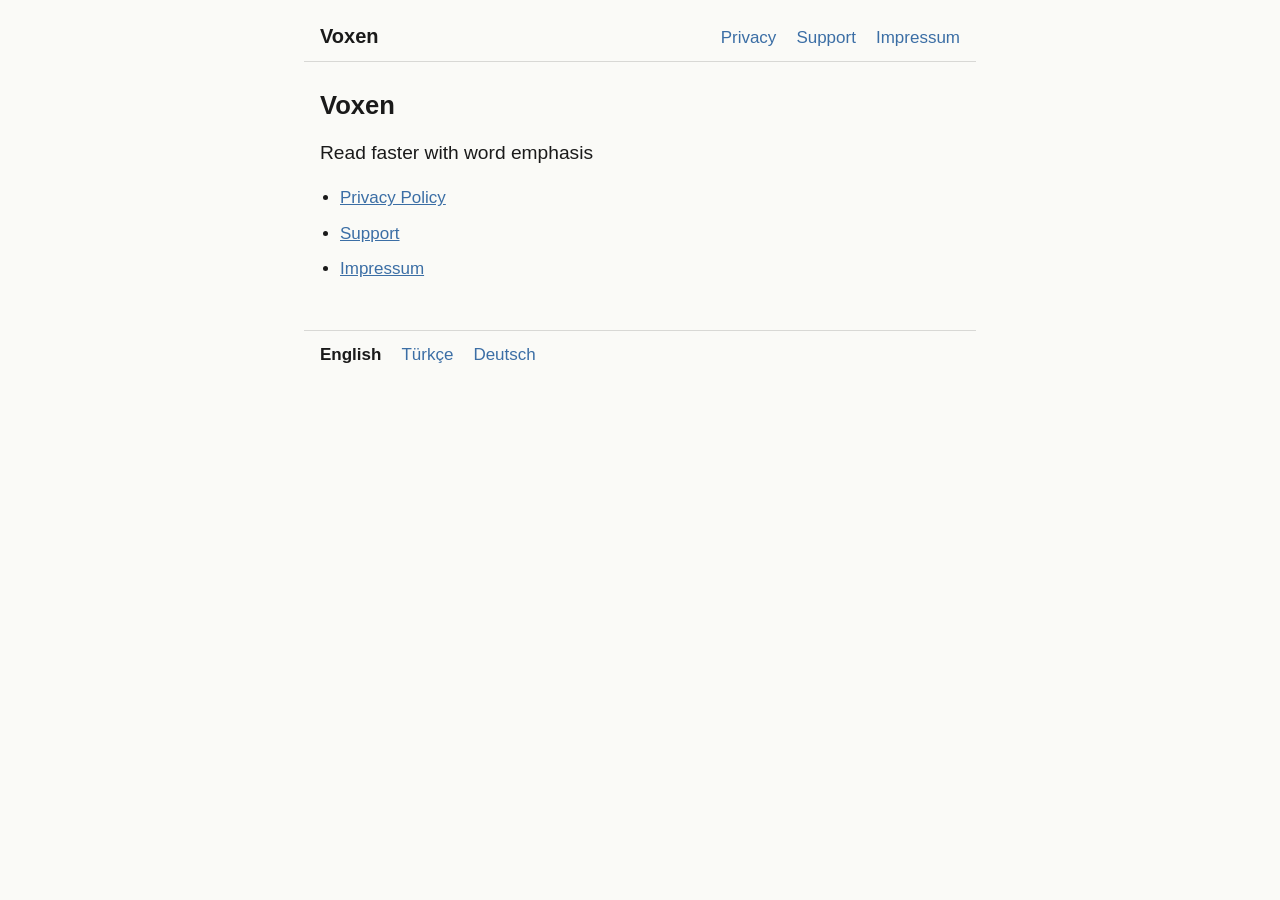
<file: index.html>
<!doctype html>
<html lang="en">
<head>
  <meta charset="utf-8">
  <meta name="viewport" content="width=device-width, initial-scale=1">
  <meta http-equiv="Content-Security-Policy" content="default-src 'none'; style-src 'self'; img-src 'self'; base-uri 'none'; form-action 'none'">
  <meta name="referrer" content="no-referrer">
  <title>Voxen</title>
  <link rel="stylesheet" href="style.css">
</head>
<body>
  <header>
    <a class="brand" href="index.html">Voxen</a>
    <nav aria-label="Pages">
      <a href="privacy.html">Privacy</a>
      <a href="support.html">Support</a>
      <a href="impressum.html">Impressum</a>
    </nav>
  </header>
  <main>
    <h1>Voxen</h1>
    <p class="lead">Read faster with word emphasis</p>
    <ul>
      <li><a href="privacy.html">Privacy Policy</a></li>
      <li><a href="support.html">Support</a></li>
      <li><a href="impressum.html">Impressum</a></li>
    </ul>
  </main>
  <footer>
    <nav aria-label="Language">
      <a href="index.html" hreflang="en" lang="en" aria-current="true">English</a>
      <a href="tr/index.html" hreflang="tr" lang="tr">Türkçe</a>
      <a href="de/index.html" hreflang="de" lang="de">Deutsch</a>
    </nav>
  </footer>
</body>
</html>
</file>
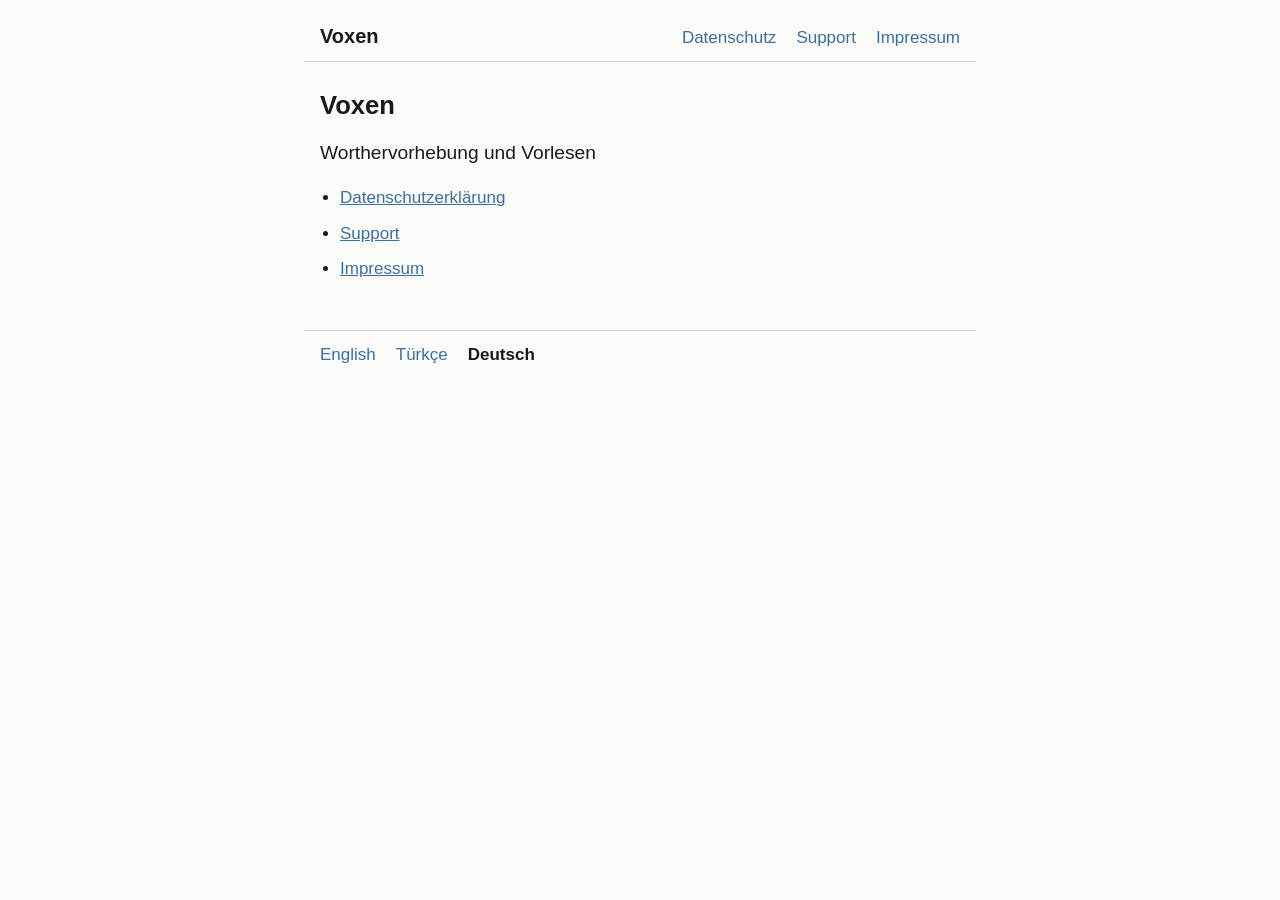
<file: de/index.html>
<!doctype html>
<html lang="de">
<head>
  <meta charset="utf-8">
  <meta name="viewport" content="width=device-width, initial-scale=1">
  <meta http-equiv="Content-Security-Policy" content="default-src 'none'; style-src 'self'; img-src 'self'; base-uri 'none'; form-action 'none'">
  <meta name="referrer" content="no-referrer">
  <title>Voxen</title>
  <link rel="stylesheet" href="../style.css">
</head>
<body>
  <header>
    <a class="brand" href="index.html">Voxen</a>
    <nav aria-label="Seiten">
      <a href="privacy.html">Datenschutz</a>
      <a href="support.html">Support</a>
      <a href="impressum.html">Impressum</a>
    </nav>
  </header>
  <main>
    <h1>Voxen</h1>
    <p class="lead">Worthervorhebung und Vorlesen</p>
    <ul>
      <li><a href="privacy.html">Datenschutzerklärung</a></li>
      <li><a href="support.html">Support</a></li>
      <li><a href="impressum.html">Impressum</a></li>
    </ul>
  </main>
  <footer>
    <nav aria-label="Sprache">
      <a href="../index.html" hreflang="en" lang="en">English</a>
      <a href="../tr/index.html" hreflang="tr" lang="tr">Türkçe</a>
      <a href="index.html" hreflang="de" lang="de" aria-current="true">Deutsch</a>
    </nav>
  </footer>
</body>
</html>
</file>
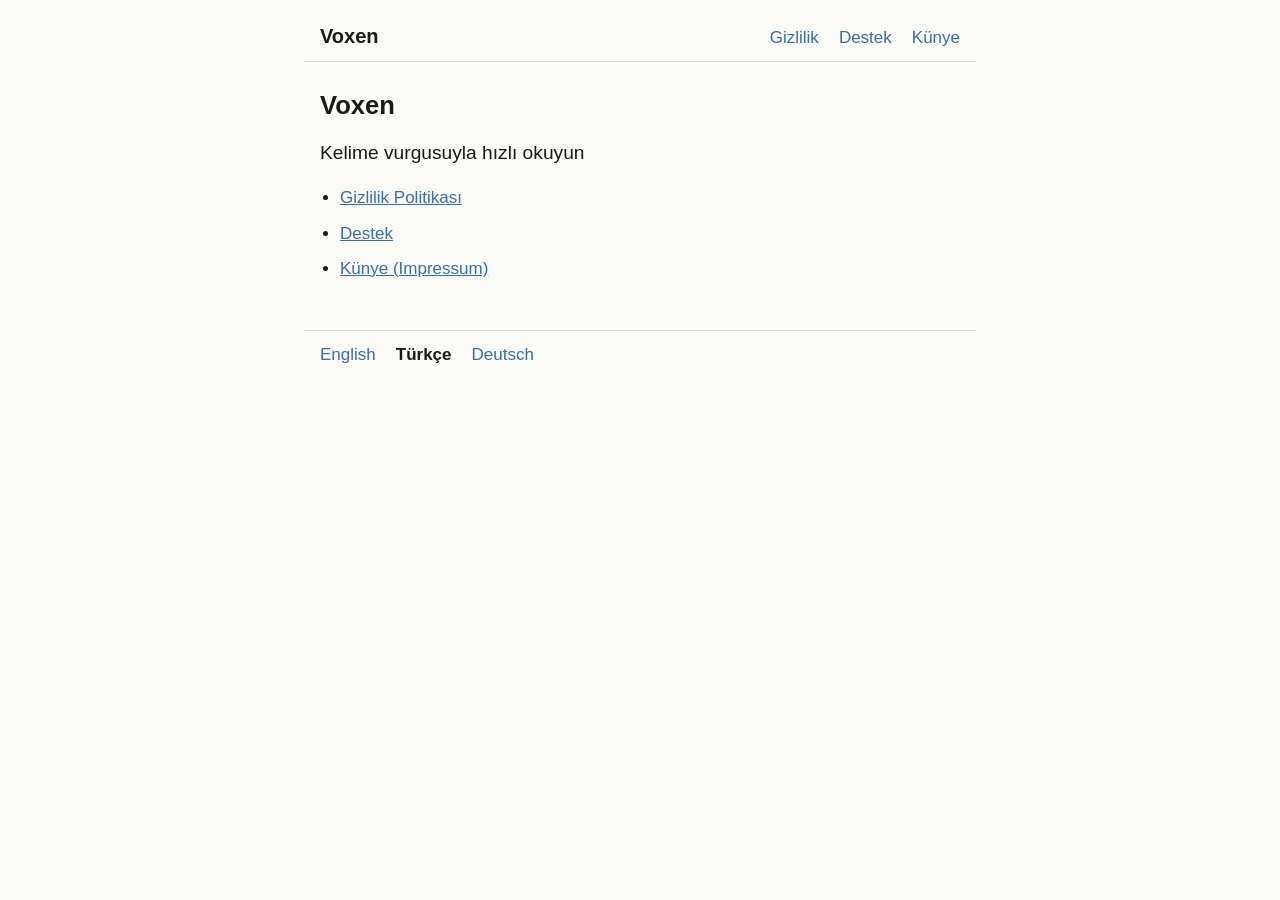
<file: tr/index.html>
<!doctype html>
<html lang="tr">
<head>
  <meta charset="utf-8">
  <meta name="viewport" content="width=device-width, initial-scale=1">
  <meta http-equiv="Content-Security-Policy" content="default-src 'none'; style-src 'self'; img-src 'self'; base-uri 'none'; form-action 'none'">
  <meta name="referrer" content="no-referrer">
  <title>Voxen</title>
  <link rel="stylesheet" href="../style.css">
</head>
<body>
  <header>
    <a class="brand" href="index.html">Voxen</a>
    <nav aria-label="Sayfalar">
      <a href="privacy.html">Gizlilik</a>
      <a href="support.html">Destek</a>
      <a href="impressum.html">Künye</a>
    </nav>
  </header>
  <main>
    <h1>Voxen</h1>
    <p class="lead">Kelime vurgusuyla hızlı okuyun</p>
    <ul>
      <li><a href="privacy.html">Gizlilik Politikası</a></li>
      <li><a href="support.html">Destek</a></li>
      <li><a href="impressum.html">Künye (Impressum)</a></li>
    </ul>
  </main>
  <footer>
    <nav aria-label="Dil">
      <a href="../index.html" hreflang="en" lang="en">English</a>
      <a href="index.html" hreflang="tr" lang="tr" aria-current="true">Türkçe</a>
      <a href="../de/index.html" hreflang="de" lang="de">Deutsch</a>
    </nav>
  </footer>
</body>
</html>
</file>
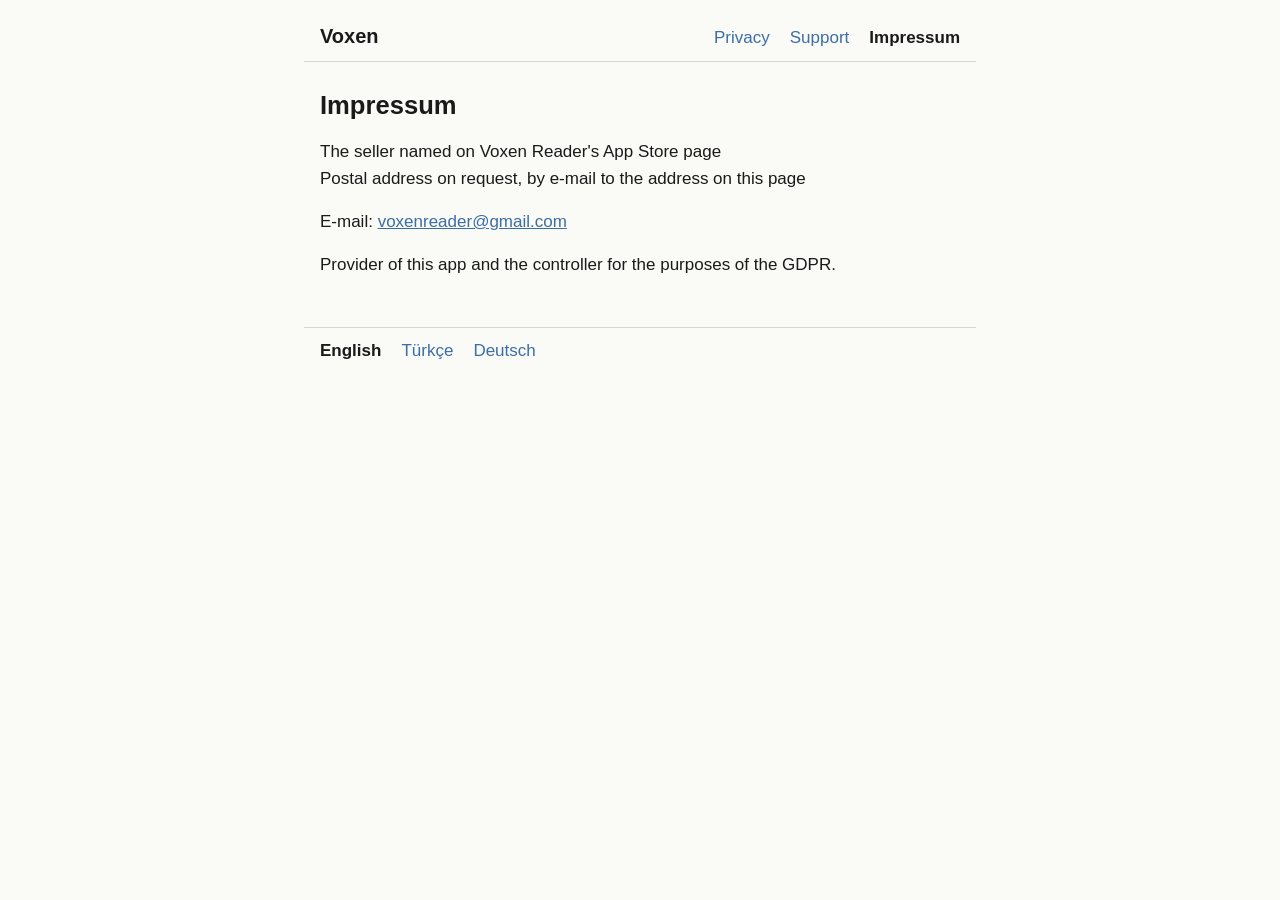
<file: impressum.html>
<!doctype html>
<html lang="en">
<head>
  <meta charset="utf-8">
  <meta name="viewport" content="width=device-width, initial-scale=1">
  <meta http-equiv="Content-Security-Policy" content="default-src 'none'; style-src 'self'; img-src 'self'; base-uri 'none'; form-action 'none'">
  <meta name="referrer" content="no-referrer">
  <title>Voxen — Impressum</title>
  <link rel="stylesheet" href="style.css">
</head>
<body>
  <header>
    <a class="brand" href="index.html">Voxen</a>
    <nav aria-label="Pages">
      <a href="privacy.html">Privacy</a>
      <a href="support.html">Support</a>
      <a href="impressum.html" aria-current="page">Impressum</a>
    </nav>
  </header>
  <main>
    <h1>Impressum</h1>
    <address>The seller named on Voxen Reader's App Store page<br>
      Postal address on request, by e-mail to the address on this page</address>
    <p>E-mail: <a href="mailto:voxenreader@gmail.com">voxenreader@gmail.com</a></p>
    <p>Provider of this app and the controller for the purposes of the GDPR.</p>
  </main>
  <footer>
    <nav aria-label="Language">
      <a href="impressum.html" hreflang="en" lang="en" aria-current="true">English</a>
      <a href="tr/impressum.html" hreflang="tr" lang="tr">Türkçe</a>
      <a href="de/impressum.html" hreflang="de" lang="de">Deutsch</a>
    </nav>
  </footer>
</body>
</html>
</file>
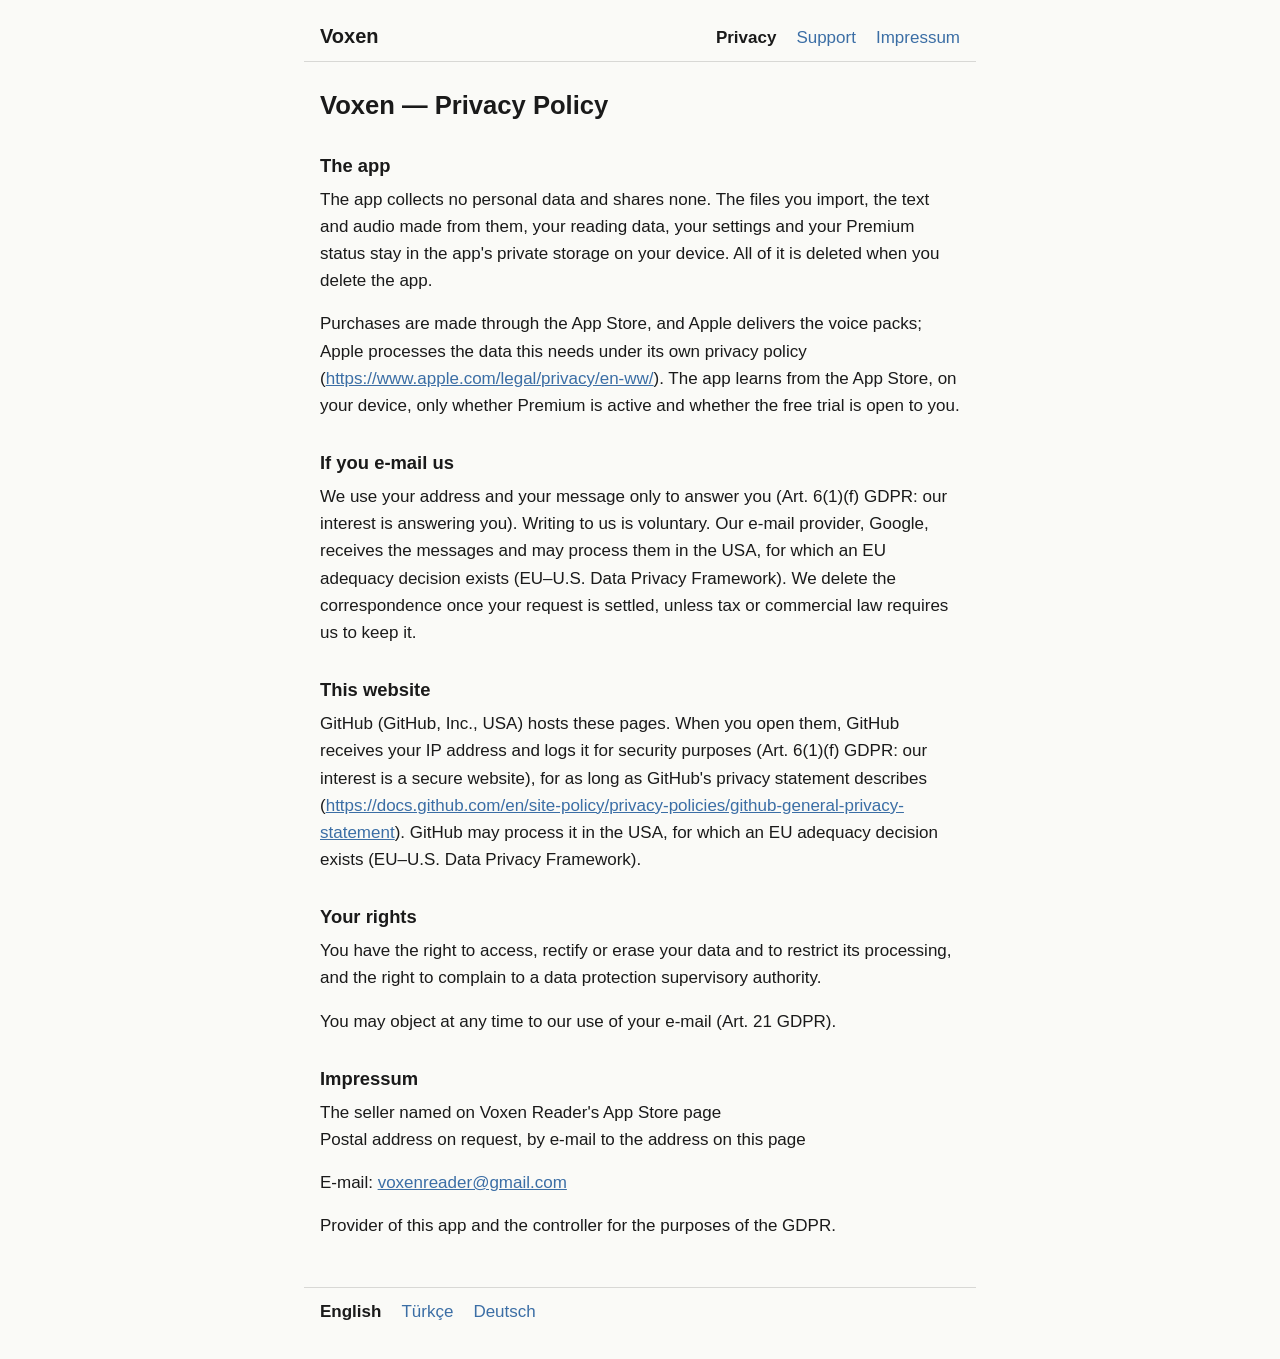
<file: privacy.html>
<!doctype html>
<html lang="en">
<head>
  <meta charset="utf-8">
  <meta name="viewport" content="width=device-width, initial-scale=1">
  <meta http-equiv="Content-Security-Policy" content="default-src 'none'; style-src 'self'; img-src 'self'; base-uri 'none'; form-action 'none'">
  <meta name="referrer" content="no-referrer">
  <title>Voxen — Privacy Policy</title>
  <link rel="stylesheet" href="style.css">
</head>
<body>
  <header>
    <a class="brand" href="index.html">Voxen</a>
    <nav aria-label="Pages">
      <a href="privacy.html" aria-current="page">Privacy</a>
      <a href="support.html">Support</a>
      <a href="impressum.html">Impressum</a>
    </nav>
  </header>
  <main>
    <h1>Voxen — Privacy Policy</h1>
    <h2>The app</h2>
    <p>The app collects no personal data and shares none. The files you import, the text and audio made from them, your reading data, your settings and your Premium status stay in the app's private storage on your device. All of it is deleted when you delete the app.</p>
    <p>Purchases are made through the App Store, and Apple delivers the voice packs; Apple processes the data this needs under its own privacy policy (<a href="https://www.apple.com/legal/privacy/en-ww/">https://www.apple.com/legal/privacy/en-ww/</a>). The app learns from the App Store, on your device, only whether Premium is active and whether the free trial is open to you.</p>
    <h2>If you e-mail us</h2>
    <p>We use your address and your message only to answer you (Art. 6(1)(f) GDPR: our interest is answering you). Writing to us is voluntary. Our e-mail provider, Google, receives the messages and may process them in the USA, for which an EU adequacy decision exists (EU–U.S. Data Privacy Framework). We delete the correspondence once your request is settled, unless tax or commercial law requires us to keep it.</p>
    <h2>This website</h2>
    <p>GitHub (GitHub, Inc., USA) hosts these pages. When you open them, GitHub receives your IP address and logs it for security purposes (Art. 6(1)(f) GDPR: our interest is a secure website), for as long as GitHub's privacy statement describes (<a href="https://docs.github.com/en/site-policy/privacy-policies/github-general-privacy-statement">https://docs.github.com/en/site-policy/privacy-policies/github-general-privacy-statement</a>). GitHub may process it in the USA, for which an EU adequacy decision exists (EU–U.S. Data Privacy Framework).</p>
    <h2>Your rights</h2>
    <p>You have the right to access, rectify or erase your data and to restrict its processing, and the right to complain to a data protection supervisory authority.</p>
    <p>You may object at any time to our use of your e-mail (Art. 21 GDPR).</p>
    <h2>Impressum</h2>
    <address>The seller named on Voxen Reader's App Store page<br>
      Postal address on request, by e-mail to the address on this page</address>
    <p>E-mail: <a href="mailto:voxenreader@gmail.com">voxenreader@gmail.com</a></p>
    <p>Provider of this app and the controller for the purposes of the GDPR.</p>
  </main>
  <footer>
    <nav aria-label="Language">
      <a href="privacy.html" hreflang="en" lang="en" aria-current="true">English</a>
      <a href="tr/privacy.html" hreflang="tr" lang="tr">Türkçe</a>
      <a href="de/privacy.html" hreflang="de" lang="de">Deutsch</a>
    </nav>
  </footer>
</body>
</html>
</file>
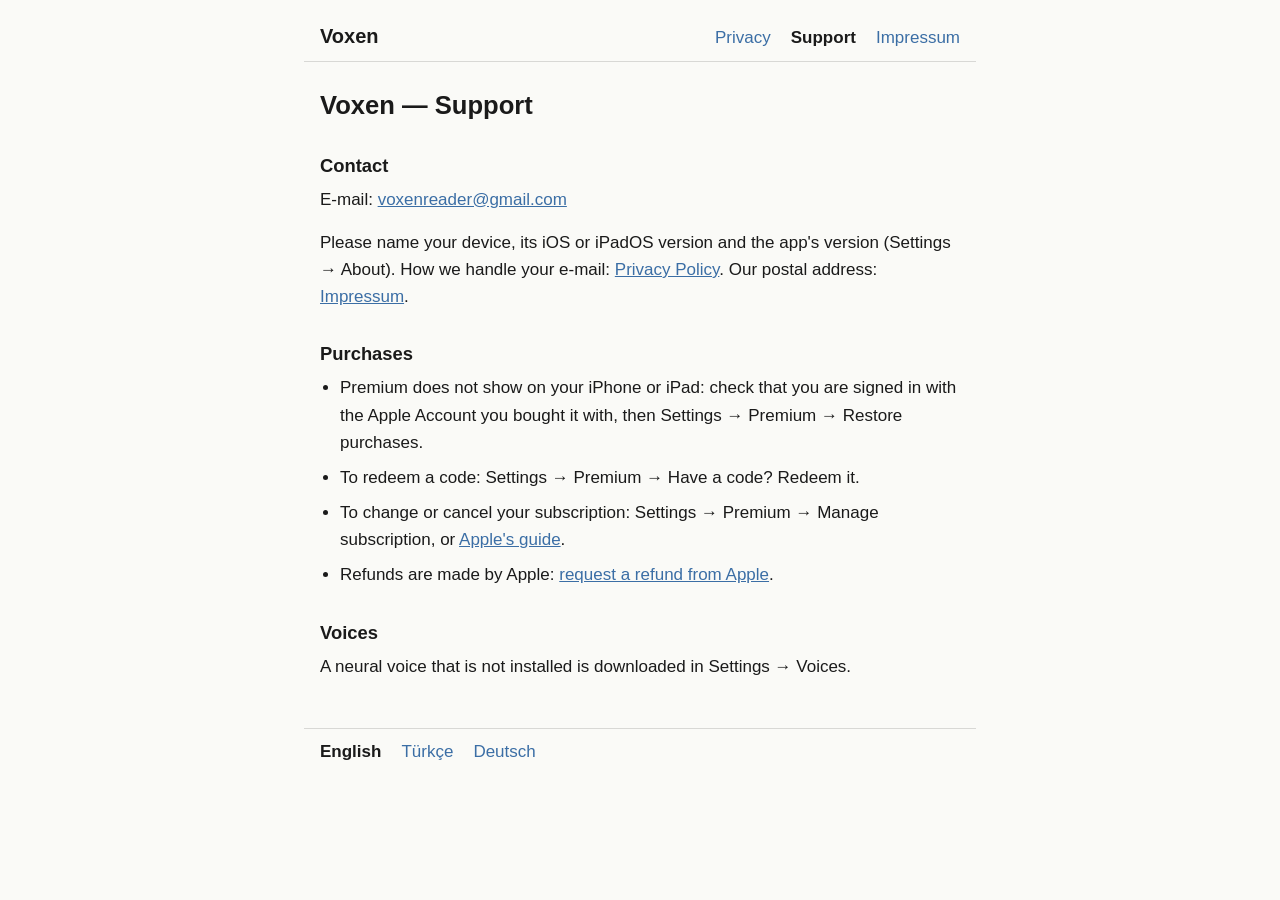
<file: support.html>
<!doctype html>
<html lang="en">
<head>
  <meta charset="utf-8">
  <meta name="viewport" content="width=device-width, initial-scale=1">
  <meta http-equiv="Content-Security-Policy" content="default-src 'none'; style-src 'self'; img-src 'self'; base-uri 'none'; form-action 'none'">
  <meta name="referrer" content="no-referrer">
  <title>Voxen — Support</title>
  <link rel="stylesheet" href="style.css">
</head>
<body>
  <header>
    <a class="brand" href="index.html">Voxen</a>
    <nav aria-label="Pages">
      <a href="privacy.html">Privacy</a>
      <a href="support.html" aria-current="page">Support</a>
      <a href="impressum.html">Impressum</a>
    </nav>
  </header>
  <main>
    <h1>Voxen — Support</h1>
    <h2>Contact</h2>
    <p>E-mail: <a href="mailto:voxenreader@gmail.com">voxenreader@gmail.com</a></p>
    <p>Please name your device, its iOS or iPadOS version and the app's version (Settings → About). How we handle your e-mail: <a href="privacy.html">Privacy Policy</a>. Our postal address: <a href="impressum.html">Impressum</a>.</p>
    <h2>Purchases</h2>
    <ul>
      <li>Premium does not show on your iPhone or iPad: check that you are signed in with the Apple Account you bought it with, then Settings → Premium → Restore purchases.</li>
      <li>To redeem a code: Settings → Premium → Have a code? Redeem it.</li>
      <li>To change or cancel your subscription: Settings → Premium → Manage subscription, or <a href="https://support.apple.com/118428">Apple's guide</a>.</li>
      <li>Refunds are made by Apple: <a href="https://support.apple.com/118223">request a refund from Apple</a>.</li>
    </ul>
    <h2>Voices</h2>
    <p>A neural voice that is not installed is downloaded in Settings → Voices.</p>
  </main>
  <footer>
    <nav aria-label="Language">
      <a href="support.html" hreflang="en" lang="en" aria-current="true">English</a>
      <a href="tr/support.html" hreflang="tr" lang="tr">Türkçe</a>
      <a href="de/support.html" hreflang="de" lang="de">Deutsch</a>
    </nav>
  </footer>
</body>
</html>
</file>
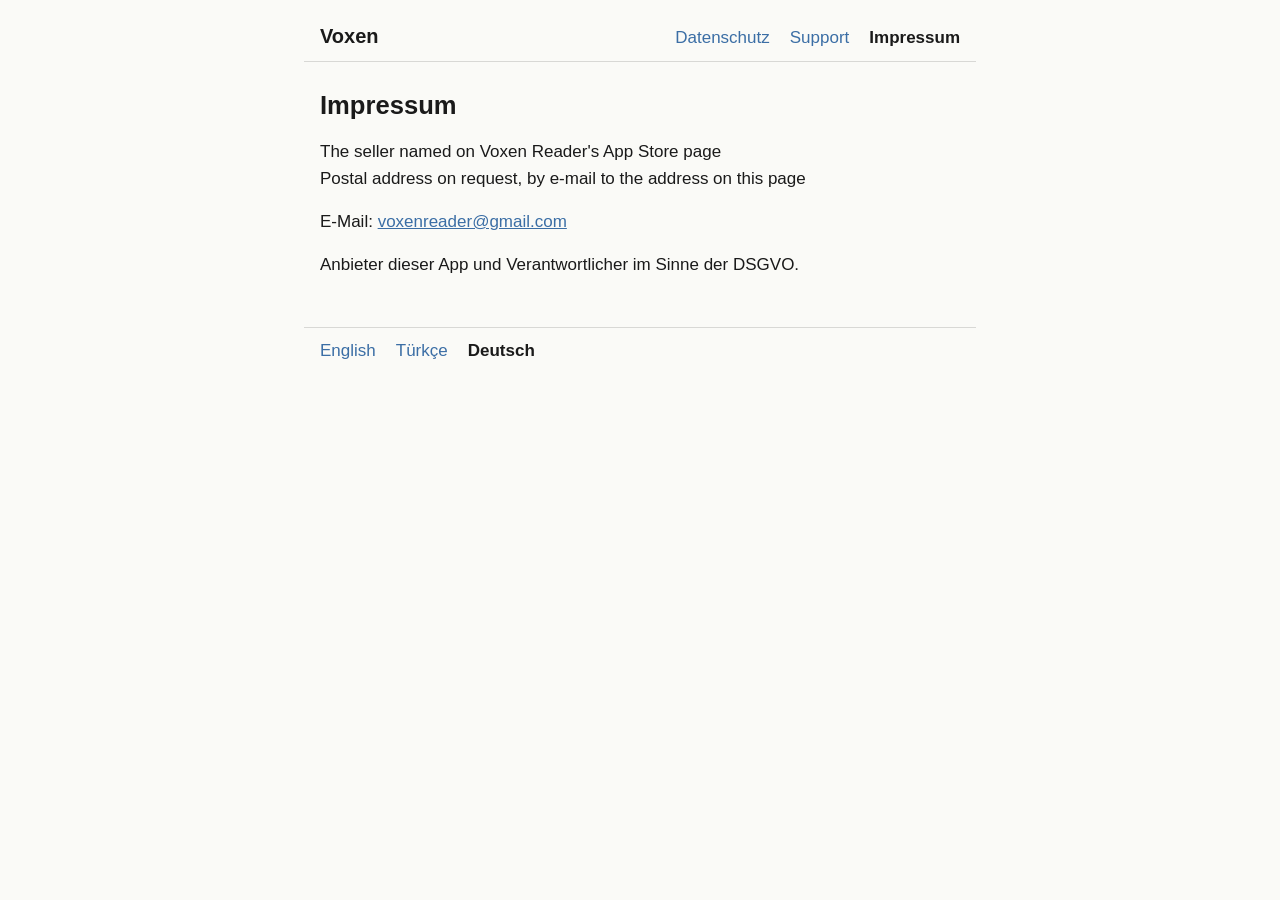
<file: de/impressum.html>
<!doctype html>
<html lang="de">
<head>
  <meta charset="utf-8">
  <meta name="viewport" content="width=device-width, initial-scale=1">
  <meta http-equiv="Content-Security-Policy" content="default-src 'none'; style-src 'self'; img-src 'self'; base-uri 'none'; form-action 'none'">
  <meta name="referrer" content="no-referrer">
  <title>Voxen — Impressum</title>
  <link rel="stylesheet" href="../style.css">
</head>
<body>
  <header>
    <a class="brand" href="index.html">Voxen</a>
    <nav aria-label="Seiten">
      <a href="privacy.html">Datenschutz</a>
      <a href="support.html">Support</a>
      <a href="impressum.html" aria-current="page">Impressum</a>
    </nav>
  </header>
  <main>
    <h1>Impressum</h1>
    <address>The seller named on Voxen Reader's App Store page<br>
      Postal address on request, by e-mail to the address on this page</address>
    <p>E-Mail: <a href="mailto:voxenreader@gmail.com">voxenreader@gmail.com</a></p>
    <p>Anbieter dieser App und Verantwortlicher im Sinne der DSGVO.</p>
  </main>
  <footer>
    <nav aria-label="Sprache">
      <a href="../impressum.html" hreflang="en" lang="en">English</a>
      <a href="../tr/impressum.html" hreflang="tr" lang="tr">Türkçe</a>
      <a href="impressum.html" hreflang="de" lang="de" aria-current="true">Deutsch</a>
    </nav>
  </footer>
</body>
</html>
</file>
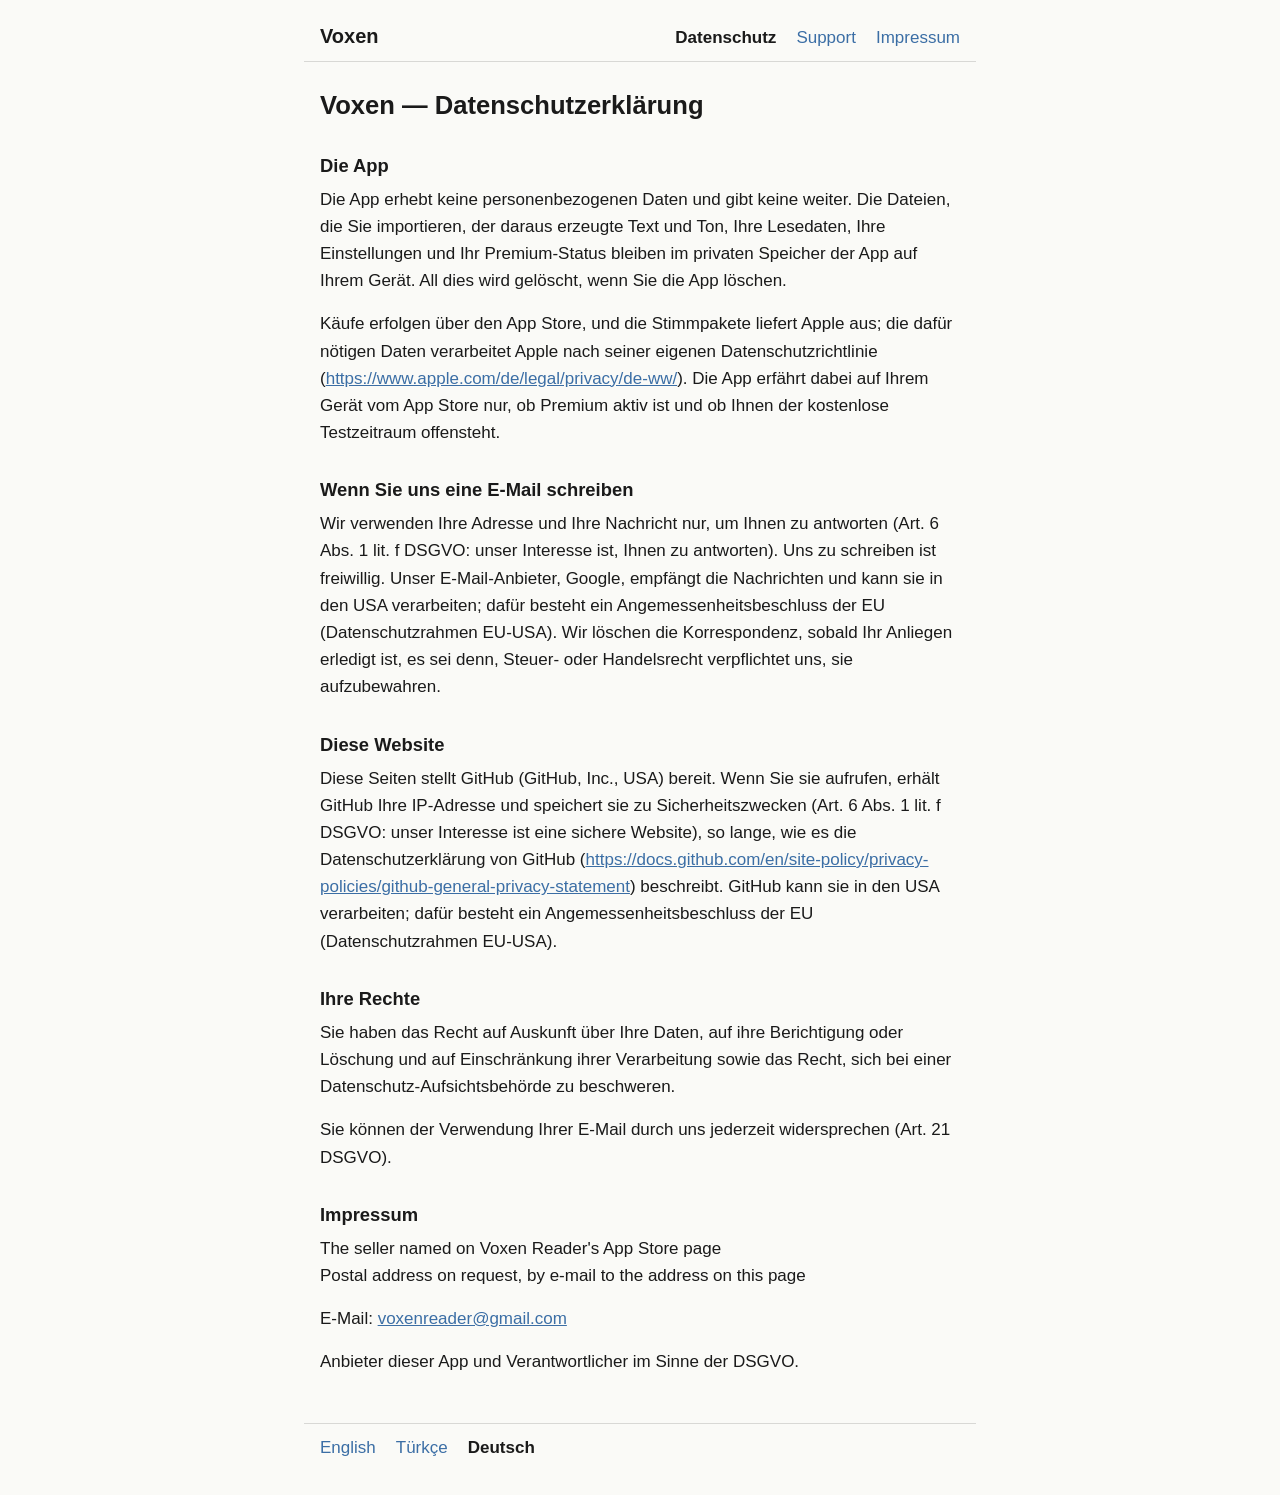
<file: de/privacy.html>
<!doctype html>
<html lang="de">
<head>
  <meta charset="utf-8">
  <meta name="viewport" content="width=device-width, initial-scale=1">
  <meta http-equiv="Content-Security-Policy" content="default-src 'none'; style-src 'self'; img-src 'self'; base-uri 'none'; form-action 'none'">
  <meta name="referrer" content="no-referrer">
  <title>Voxen — Datenschutzerklärung</title>
  <link rel="stylesheet" href="../style.css">
</head>
<body>
  <header>
    <a class="brand" href="index.html">Voxen</a>
    <nav aria-label="Seiten">
      <a href="privacy.html" aria-current="page">Datenschutz</a>
      <a href="support.html">Support</a>
      <a href="impressum.html">Impressum</a>
    </nav>
  </header>
  <main>
    <h1>Voxen — Datenschutzerklärung</h1>
    <h2>Die App</h2>
    <p>Die App erhebt keine personenbezogenen Daten und gibt keine weiter. Die Dateien, die Sie importieren, der daraus erzeugte Text und Ton, Ihre Lesedaten, Ihre Einstellungen und Ihr Premium-Status bleiben im privaten Speicher der App auf Ihrem Gerät. All dies wird gelöscht, wenn Sie die App löschen.</p>
    <p>Käufe erfolgen über den App Store, und die Stimmpakete liefert Apple aus; die dafür nötigen Daten verarbeitet Apple nach seiner eigenen Datenschutzrichtlinie (<a href="https://www.apple.com/de/legal/privacy/de-ww/">https://www.apple.com/de/legal/privacy/de-ww/</a>). Die App erfährt dabei auf Ihrem Gerät vom App Store nur, ob Premium aktiv ist und ob Ihnen der kostenlose Testzeitraum offensteht.</p>
    <h2>Wenn Sie uns eine E-Mail schreiben</h2>
    <p>Wir verwenden Ihre Adresse und Ihre Nachricht nur, um Ihnen zu antworten (Art. 6 Abs. 1 lit. f DSGVO: unser Interesse ist, Ihnen zu antworten). Uns zu schreiben ist freiwillig. Unser E-Mail-Anbieter, Google, empfängt die Nachrichten und kann sie in den USA verarbeiten; dafür besteht ein Angemessenheitsbeschluss der EU (Datenschutzrahmen EU-USA). Wir löschen die Korrespondenz, sobald Ihr Anliegen erledigt ist, es sei denn, Steuer- oder Handelsrecht verpflichtet uns, sie aufzubewahren.</p>
    <h2>Diese Website</h2>
    <p>Diese Seiten stellt GitHub (GitHub, Inc., USA) bereit. Wenn Sie sie aufrufen, erhält GitHub Ihre IP-Adresse und speichert sie zu Sicherheitszwecken (Art. 6 Abs. 1 lit. f DSGVO: unser Interesse ist eine sichere Website), so lange, wie es die Datenschutzerklärung von GitHub (<a href="https://docs.github.com/en/site-policy/privacy-policies/github-general-privacy-statement">https://docs.github.com/en/site-policy/privacy-policies/github-general-privacy-statement</a>) beschreibt. GitHub kann sie in den USA verarbeiten; dafür besteht ein Angemessenheitsbeschluss der EU (Datenschutzrahmen EU-USA).</p>
    <h2>Ihre Rechte</h2>
    <p>Sie haben das Recht auf Auskunft über Ihre Daten, auf ihre Berichtigung oder Löschung und auf Einschränkung ihrer Verarbeitung sowie das Recht, sich bei einer Datenschutz-Aufsichtsbehörde zu beschweren.</p>
    <p>Sie können der Verwendung Ihrer E-Mail durch uns jederzeit widersprechen (Art. 21 DSGVO).</p>
    <h2>Impressum</h2>
    <address>The seller named on Voxen Reader's App Store page<br>
      Postal address on request, by e-mail to the address on this page</address>
    <p>E-Mail: <a href="mailto:voxenreader@gmail.com">voxenreader@gmail.com</a></p>
    <p>Anbieter dieser App und Verantwortlicher im Sinne der DSGVO.</p>
  </main>
  <footer>
    <nav aria-label="Sprache">
      <a href="../privacy.html" hreflang="en" lang="en">English</a>
      <a href="../tr/privacy.html" hreflang="tr" lang="tr">Türkçe</a>
      <a href="privacy.html" hreflang="de" lang="de" aria-current="true">Deutsch</a>
    </nav>
  </footer>
</body>
</html>
</file>
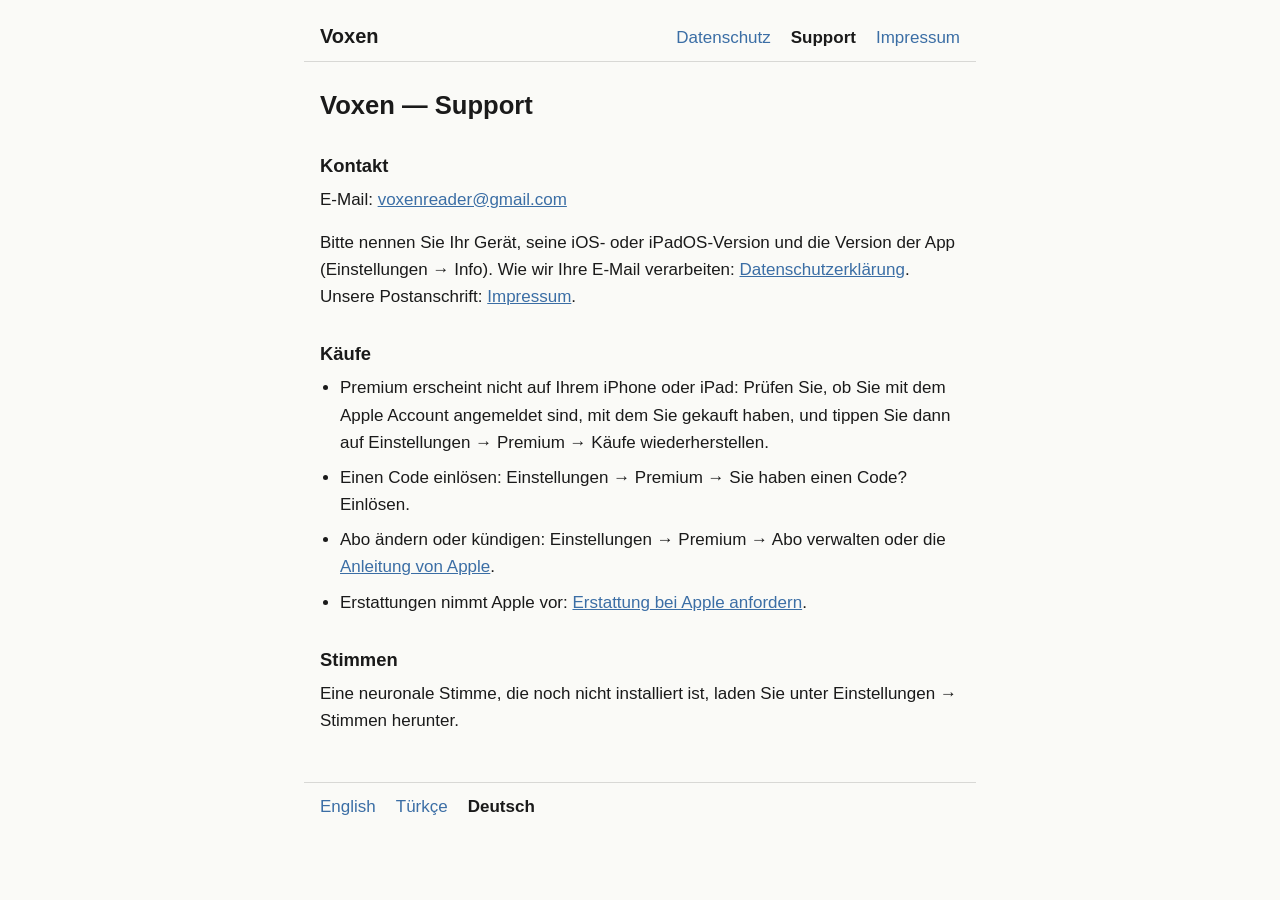
<file: de/support.html>
<!doctype html>
<html lang="de">
<head>
  <meta charset="utf-8">
  <meta name="viewport" content="width=device-width, initial-scale=1">
  <meta http-equiv="Content-Security-Policy" content="default-src 'none'; style-src 'self'; img-src 'self'; base-uri 'none'; form-action 'none'">
  <meta name="referrer" content="no-referrer">
  <title>Voxen — Support</title>
  <link rel="stylesheet" href="../style.css">
</head>
<body>
  <header>
    <a class="brand" href="index.html">Voxen</a>
    <nav aria-label="Seiten">
      <a href="privacy.html">Datenschutz</a>
      <a href="support.html" aria-current="page">Support</a>
      <a href="impressum.html">Impressum</a>
    </nav>
  </header>
  <main>
    <h1>Voxen — Support</h1>
    <h2>Kontakt</h2>
    <p>E-Mail: <a href="mailto:voxenreader@gmail.com">voxenreader@gmail.com</a></p>
    <p>Bitte nennen Sie Ihr Gerät, seine iOS- oder iPadOS-Version und die Version der App (Einstellungen → Info). Wie wir Ihre E-Mail verarbeiten: <a href="privacy.html">Datenschutzerklärung</a>. Unsere Postanschrift: <a href="impressum.html">Impressum</a>.</p>
    <h2>Käufe</h2>
    <ul>
      <li>Premium erscheint nicht auf Ihrem iPhone oder iPad: Prüfen Sie, ob Sie mit dem Apple Account angemeldet sind, mit dem Sie gekauft haben, und tippen Sie dann auf Einstellungen → Premium → Käufe wiederherstellen.</li>
      <li>Einen Code einlösen: Einstellungen → Premium → Sie haben einen Code? Einlösen.</li>
      <li>Abo ändern oder kündigen: Einstellungen → Premium → Abo verwalten oder die <a href="https://support.apple.com/118428">Anleitung von Apple</a>.</li>
      <li>Erstattungen nimmt Apple vor: <a href="https://support.apple.com/118223">Erstattung bei Apple anfordern</a>.</li>
    </ul>
    <h2>Stimmen</h2>
    <p>Eine neuronale Stimme, die noch nicht installiert ist, laden Sie unter Einstellungen → Stimmen herunter.</p>
  </main>
  <footer>
    <nav aria-label="Sprache">
      <a href="../support.html" hreflang="en" lang="en">English</a>
      <a href="../tr/support.html" hreflang="tr" lang="tr">Türkçe</a>
      <a href="support.html" hreflang="de" lang="de" aria-current="true">Deutsch</a>
    </nav>
  </footer>
</body>
</html>
</file>
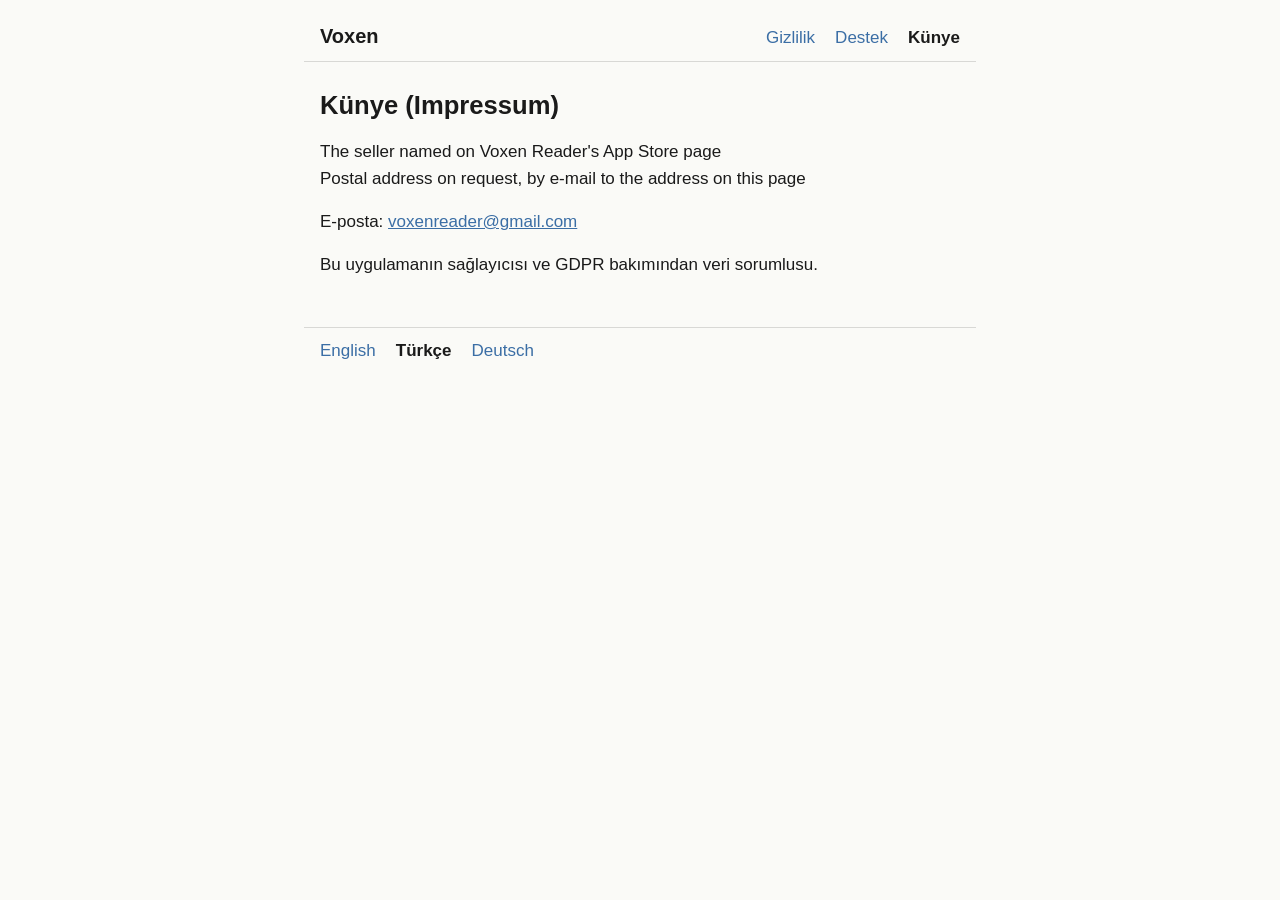
<file: tr/impressum.html>
<!doctype html>
<html lang="tr">
<head>
  <meta charset="utf-8">
  <meta name="viewport" content="width=device-width, initial-scale=1">
  <meta http-equiv="Content-Security-Policy" content="default-src 'none'; style-src 'self'; img-src 'self'; base-uri 'none'; form-action 'none'">
  <meta name="referrer" content="no-referrer">
  <title>Voxen — Künye</title>
  <link rel="stylesheet" href="../style.css">
</head>
<body>
  <header>
    <a class="brand" href="index.html">Voxen</a>
    <nav aria-label="Sayfalar">
      <a href="privacy.html">Gizlilik</a>
      <a href="support.html">Destek</a>
      <a href="impressum.html" aria-current="page">Künye</a>
    </nav>
  </header>
  <main>
    <h1>Künye (Impressum)</h1>
    <address>The seller named on Voxen Reader's App Store page<br>
      Postal address on request, by e-mail to the address on this page</address>
    <p>E-posta: <a href="mailto:voxenreader@gmail.com">voxenreader@gmail.com</a></p>
    <p>Bu uygulamanın sağlayıcısı ve GDPR bakımından veri sorumlusu.</p>
  </main>
  <footer>
    <nav aria-label="Dil">
      <a href="../impressum.html" hreflang="en" lang="en">English</a>
      <a href="impressum.html" hreflang="tr" lang="tr" aria-current="true">Türkçe</a>
      <a href="../de/impressum.html" hreflang="de" lang="de">Deutsch</a>
    </nav>
  </footer>
</body>
</html>
</file>
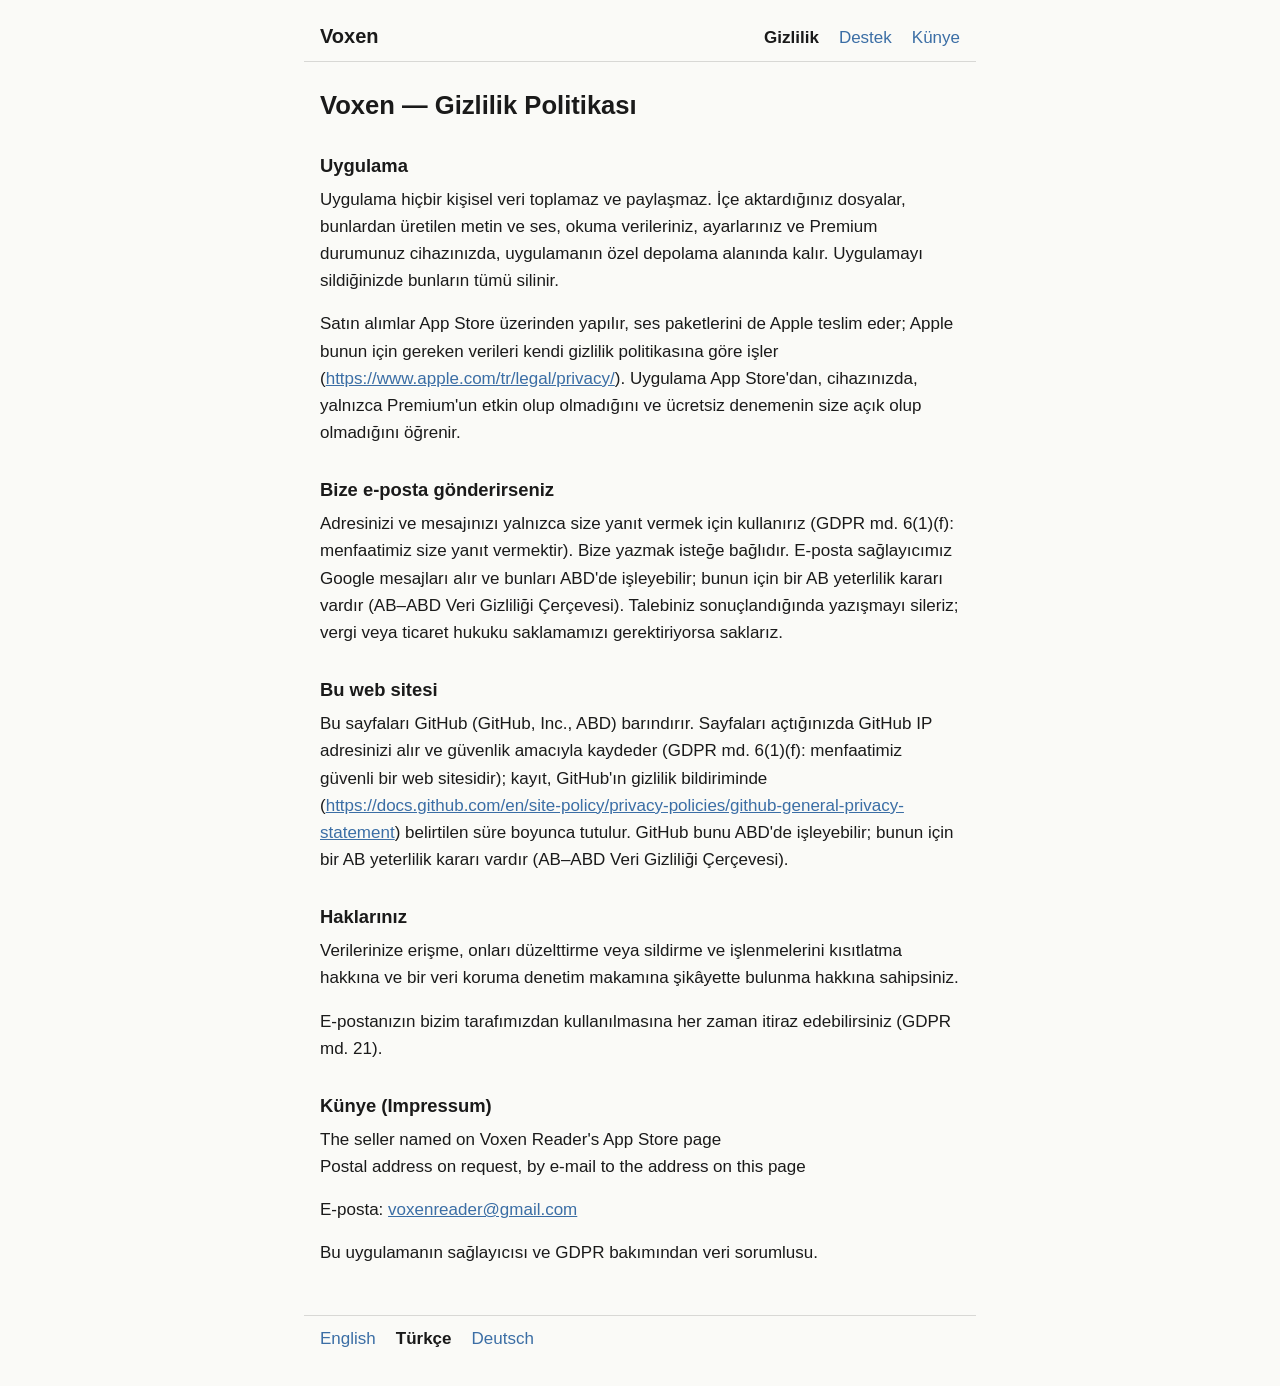
<file: tr/privacy.html>
<!doctype html>
<html lang="tr">
<head>
  <meta charset="utf-8">
  <meta name="viewport" content="width=device-width, initial-scale=1">
  <meta http-equiv="Content-Security-Policy" content="default-src 'none'; style-src 'self'; img-src 'self'; base-uri 'none'; form-action 'none'">
  <meta name="referrer" content="no-referrer">
  <title>Voxen — Gizlilik Politikası</title>
  <link rel="stylesheet" href="../style.css">
</head>
<body>
  <header>
    <a class="brand" href="index.html">Voxen</a>
    <nav aria-label="Sayfalar">
      <a href="privacy.html" aria-current="page">Gizlilik</a>
      <a href="support.html">Destek</a>
      <a href="impressum.html">Künye</a>
    </nav>
  </header>
  <main>
    <h1>Voxen — Gizlilik Politikası</h1>
    <h2>Uygulama</h2>
    <p>Uygulama hiçbir kişisel veri toplamaz ve paylaşmaz. İçe aktardığınız dosyalar, bunlardan üretilen metin ve ses, okuma verileriniz, ayarlarınız ve Premium durumunuz cihazınızda, uygulamanın özel depolama alanında kalır. Uygulamayı sildiğinizde bunların tümü silinir.</p>
    <p>Satın alımlar App Store üzerinden yapılır, ses paketlerini de Apple teslim eder; Apple bunun için gereken verileri kendi gizlilik politikasına göre işler (<a href="https://www.apple.com/tr/legal/privacy/">https://www.apple.com/tr/legal/privacy/</a>). Uygulama App Store'dan, cihazınızda, yalnızca Premium'un etkin olup olmadığını ve ücretsiz denemenin size açık olup olmadığını öğrenir.</p>
    <h2>Bize e-posta gönderirseniz</h2>
    <p>Adresinizi ve mesajınızı yalnızca size yanıt vermek için kullanırız (GDPR md. 6(1)(f): menfaatimiz size yanıt vermektir). Bize yazmak isteğe bağlıdır. E-posta sağlayıcımız Google mesajları alır ve bunları ABD'de işleyebilir; bunun için bir AB yeterlilik kararı vardır (AB–ABD Veri Gizliliği Çerçevesi). Talebiniz sonuçlandığında yazışmayı sileriz; vergi veya ticaret hukuku saklamamızı gerektiriyorsa saklarız.</p>
    <h2>Bu web sitesi</h2>
    <p>Bu sayfaları GitHub (GitHub, Inc., ABD) barındırır. Sayfaları açtığınızda GitHub IP adresinizi alır ve güvenlik amacıyla kaydeder (GDPR md. 6(1)(f): menfaatimiz güvenli bir web sitesidir); kayıt, GitHub'ın gizlilik bildiriminde (<a href="https://docs.github.com/en/site-policy/privacy-policies/github-general-privacy-statement">https://docs.github.com/en/site-policy/privacy-policies/github-general-privacy-statement</a>) belirtilen süre boyunca tutulur. GitHub bunu ABD'de işleyebilir; bunun için bir AB yeterlilik kararı vardır (AB–ABD Veri Gizliliği Çerçevesi).</p>
    <h2>Haklarınız</h2>
    <p>Verilerinize erişme, onları düzelttirme veya sildirme ve işlenmelerini kısıtlatma hakkına ve bir veri koruma denetim makamına şikâyette bulunma hakkına sahipsiniz.</p>
    <p>E-postanızın bizim tarafımızdan kullanılmasına her zaman itiraz edebilirsiniz (GDPR md. 21).</p>
    <h2>Künye (Impressum)</h2>
    <address>The seller named on Voxen Reader's App Store page<br>
      Postal address on request, by e-mail to the address on this page</address>
    <p>E-posta: <a href="mailto:voxenreader@gmail.com">voxenreader@gmail.com</a></p>
    <p>Bu uygulamanın sağlayıcısı ve GDPR bakımından veri sorumlusu.</p>
  </main>
  <footer>
    <nav aria-label="Dil">
      <a href="../privacy.html" hreflang="en" lang="en">English</a>
      <a href="privacy.html" hreflang="tr" lang="tr" aria-current="true">Türkçe</a>
      <a href="../de/privacy.html" hreflang="de" lang="de">Deutsch</a>
    </nav>
  </footer>
</body>
</html>
</file>
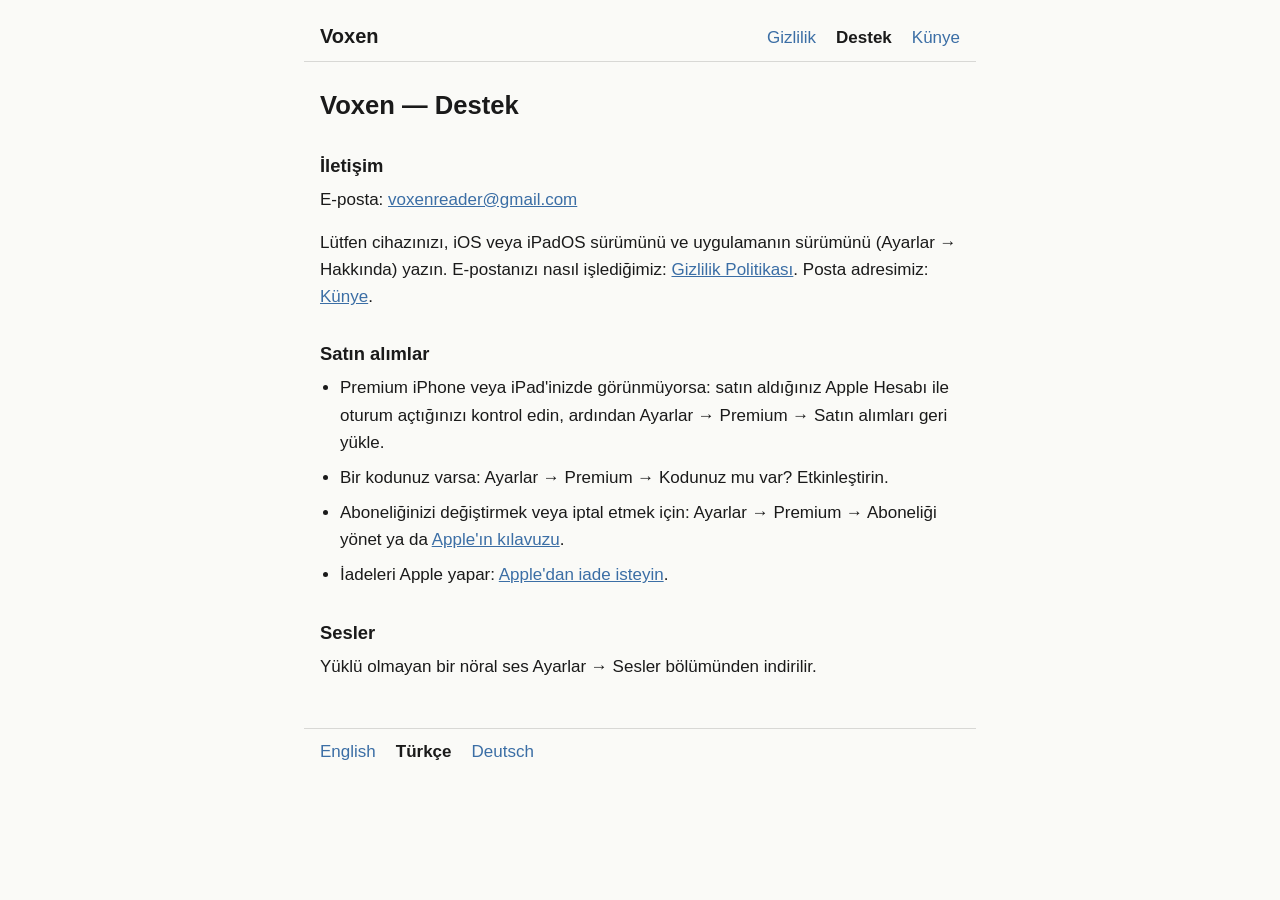
<file: tr/support.html>
<!doctype html>
<html lang="tr">
<head>
  <meta charset="utf-8">
  <meta name="viewport" content="width=device-width, initial-scale=1">
  <meta http-equiv="Content-Security-Policy" content="default-src 'none'; style-src 'self'; img-src 'self'; base-uri 'none'; form-action 'none'">
  <meta name="referrer" content="no-referrer">
  <title>Voxen — Destek</title>
  <link rel="stylesheet" href="../style.css">
</head>
<body>
  <header>
    <a class="brand" href="index.html">Voxen</a>
    <nav aria-label="Sayfalar">
      <a href="privacy.html">Gizlilik</a>
      <a href="support.html" aria-current="page">Destek</a>
      <a href="impressum.html">Künye</a>
    </nav>
  </header>
  <main>
    <h1>Voxen — Destek</h1>
    <h2>İletişim</h2>
    <p>E-posta: <a href="mailto:voxenreader@gmail.com">voxenreader@gmail.com</a></p>
    <p>Lütfen cihazınızı, iOS veya iPadOS sürümünü ve uygulamanın sürümünü (Ayarlar → Hakkında) yazın. E-postanızı nasıl işlediğimiz: <a href="privacy.html">Gizlilik Politikası</a>. Posta adresimiz: <a href="impressum.html">Künye</a>.</p>
    <h2>Satın alımlar</h2>
    <ul>
      <li>Premium iPhone veya iPad'inizde görünmüyorsa: satın aldığınız Apple Hesabı ile oturum açtığınızı kontrol edin, ardından Ayarlar → Premium → Satın alımları geri yükle.</li>
      <li>Bir kodunuz varsa: Ayarlar → Premium → Kodunuz mu var? Etkinleştirin.</li>
      <li>Aboneliğinizi değiştirmek veya iptal etmek için: Ayarlar → Premium → Aboneliği yönet ya da <a href="https://support.apple.com/118428">Apple'ın kılavuzu</a>.</li>
      <li>İadeleri Apple yapar: <a href="https://support.apple.com/118223">Apple'dan iade isteyin</a>.</li>
    </ul>
    <h2>Sesler</h2>
    <p>Yüklü olmayan bir nöral ses Ayarlar → Sesler bölümünden indirilir.</p>
  </main>
  <footer>
    <nav aria-label="Dil">
      <a href="../support.html" hreflang="en" lang="en">English</a>
      <a href="support.html" hreflang="tr" lang="tr" aria-current="true">Türkçe</a>
      <a href="../de/support.html" hreflang="de" lang="de">Deutsch</a>
    </nav>
  </footer>
</body>
</html>
</file>
<file: style.css>
/* Voxen's hosted pages (docs/hosted/site/): the app's own tokens (App/Sources/Theme/Tokens.swift) — one background, one text colour, one
   accent; Light by default, Dark when the device is dark. System fonts only: no web font, no @import, no url(), nothing fetched. */

:root {
  color-scheme: light dark;
  --bg: #fafaf7;
  --text: #1a1a1a;
  --accent: #3b6ea5;
  --rule: rgba(26, 26, 26, 0.15);
}

@media (prefers-color-scheme: dark) {
  :root {
    --bg: #0f172a;
    --text: #e5e7eb;
    --accent: #60a5fa;
    --rule: rgba(229, 231, 235, 0.2);
  }
}

* { box-sizing: border-box; }

html {
  -webkit-text-size-adjust: 100%;
  text-size-adjust: 100%;
}

body {
  margin: 0;
  background: var(--bg);
  color: var(--text);
  font-family: -apple-system, BlinkMacSystemFont, "Segoe UI", Roboto, "Helvetica Neue", Arial, sans-serif;
  font-size: 1.0625rem;
  line-height: 1.6;
  overflow-wrap: break-word;
}

header, main, footer {
  max-width: 42rem;
  margin: 0 auto;
  padding-left: 16px;
  padding-right: 16px;
}

header {
  display: flex;
  flex-wrap: wrap;
  align-items: baseline;
  justify-content: space-between;
  gap: 0 1rem;
  padding-top: 12px;
  border-bottom: 1px solid var(--rule);
}

.brand {
  display: inline-block;
  padding: 0.5rem 0;
  font-size: 1.25rem;
  font-weight: 700;
  color: var(--text);
  text-decoration: none;
}

nav {
  display: flex;
  flex-wrap: wrap;
  gap: 0 1.25rem;
}

/* ≥ 44 pt tall: a finger's target on a phone. */
nav a {
  display: inline-block;
  padding: 0.6rem 0;
  text-decoration: none;
}

nav a[aria-current] {
  color: var(--text);
  font-weight: 600;
}

a { color: var(--accent); }

main a { overflow-wrap: anywhere; }

a:focus-visible {
  outline: 2px solid var(--accent);
  outline-offset: 2px;
}

main {
  padding-top: 4px;
  padding-bottom: 32px;
}

h1 {
  font-size: 1.6rem;
  line-height: 1.25;
  margin: 1.5rem 0 1rem;
}

h2 {
  font-size: 1.15rem;
  line-height: 1.3;
  margin: 2rem 0 0.5rem;
}

p, ul, address { margin: 0 0 1rem; }

ul { padding-left: 1.25rem; }

li { margin-bottom: 0.5rem; }

address { font-style: normal; }

.lead { font-size: 1.2rem; }

footer {
  border-top: 1px solid var(--rule);
  padding-bottom: 24px;
}
</file>
